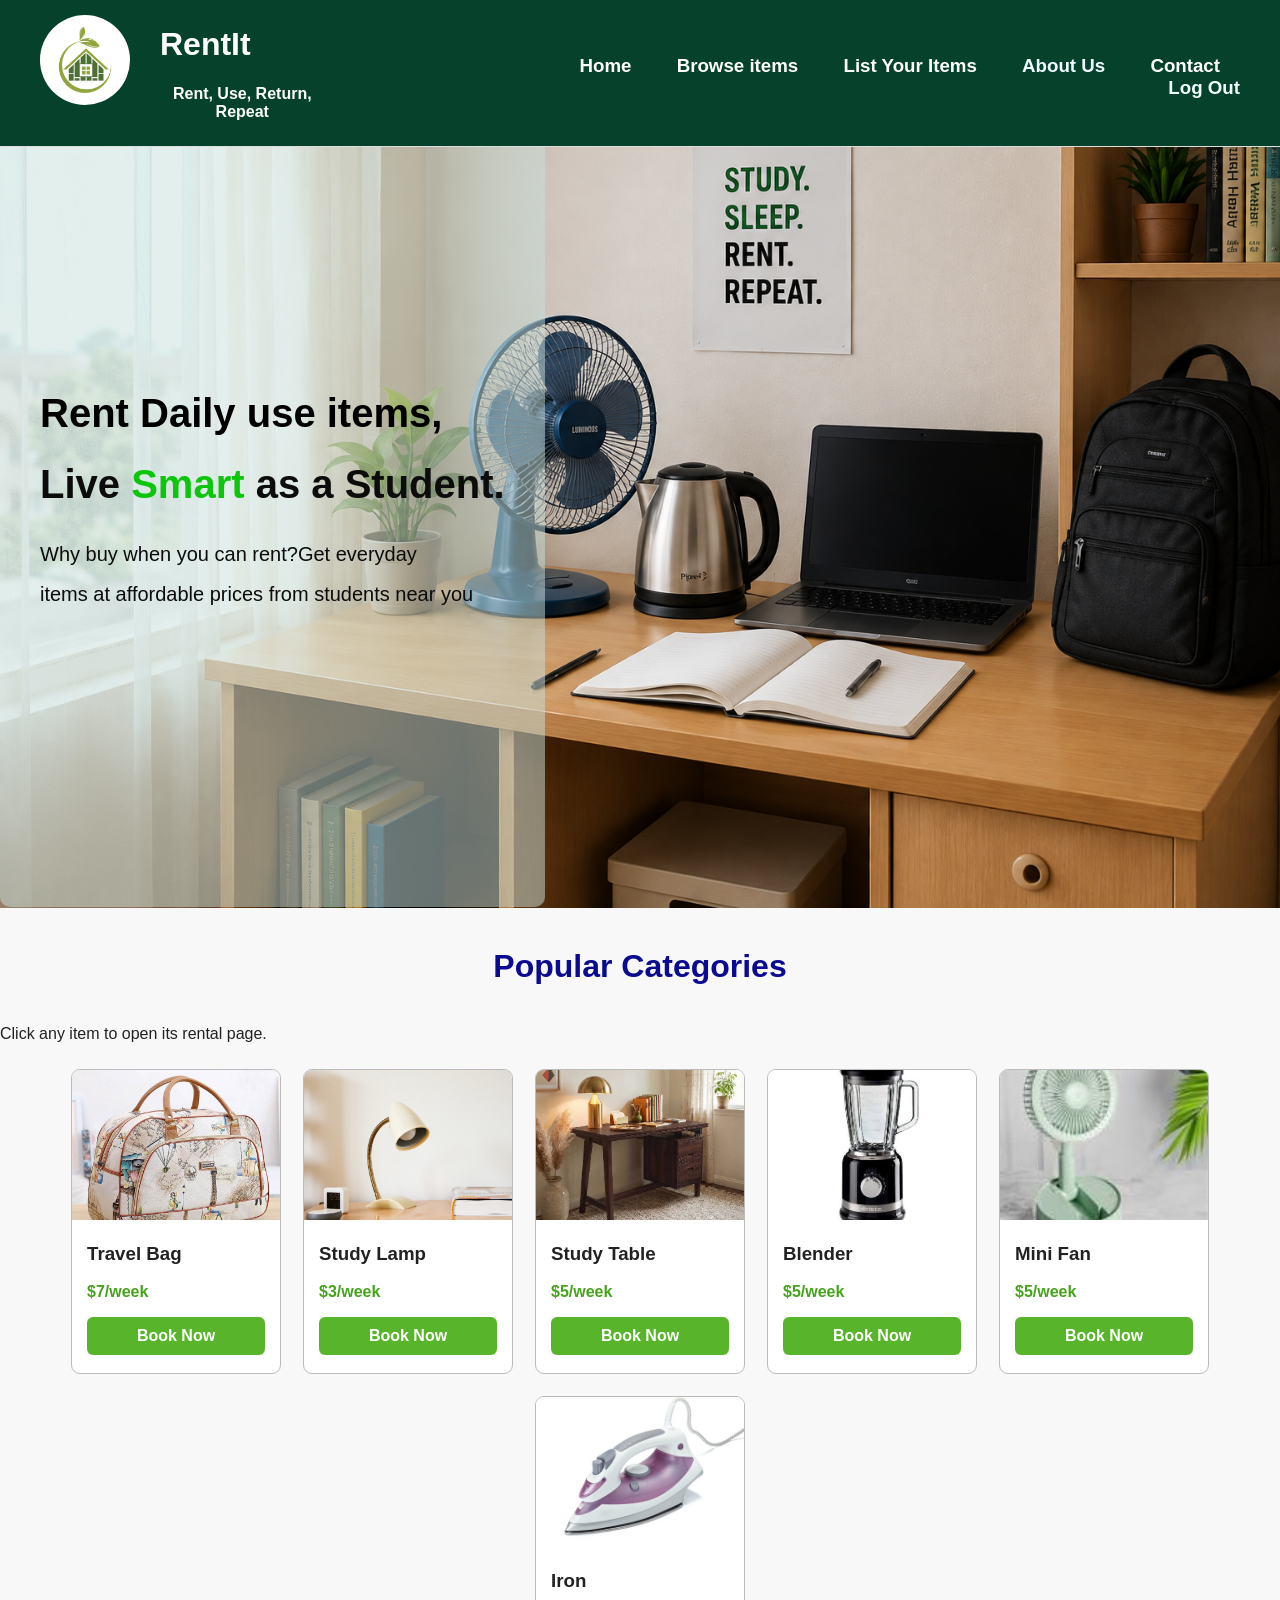
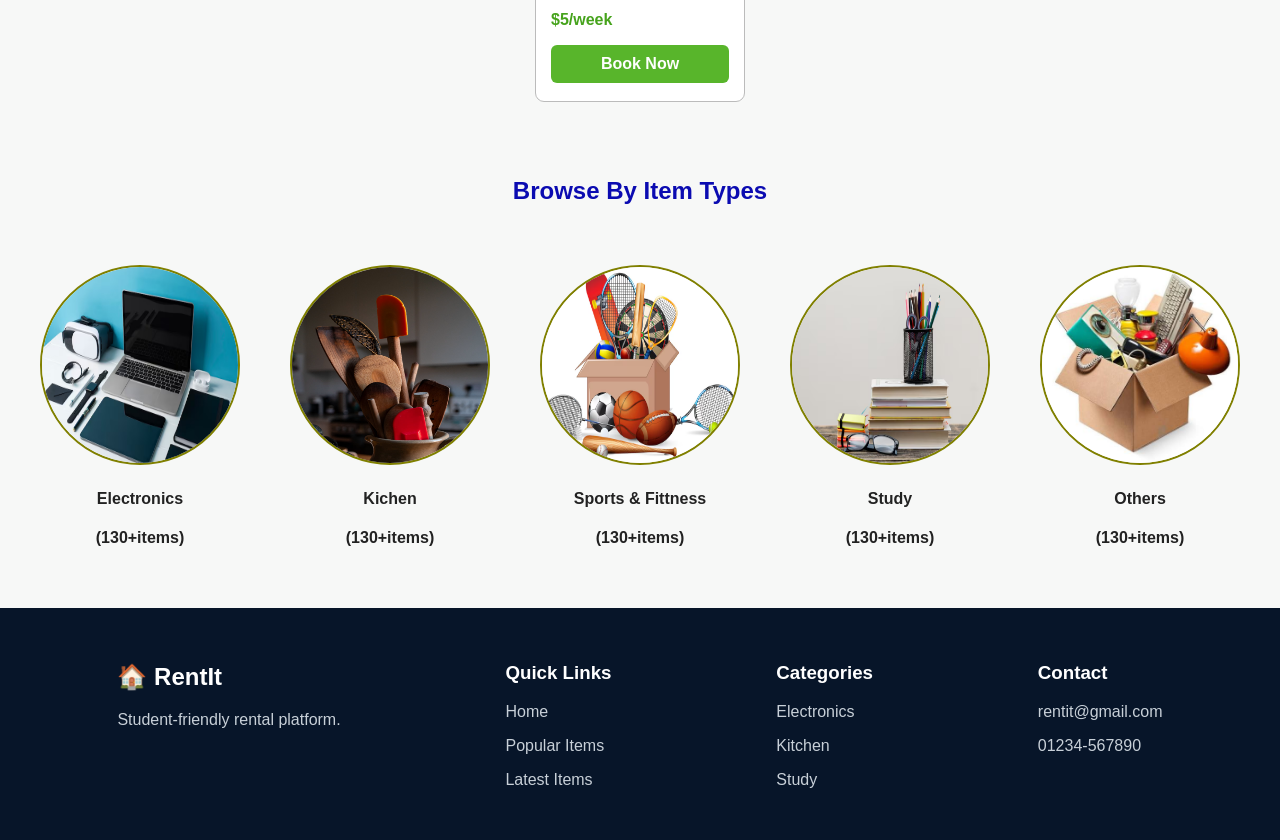
<file: index.html>
<!DOCTYPE html>
<html>
<head>
    <meta charset="UTF-8">
    <meta name="viewport" content="width=device-width, initial-scale=1.0">
    <title>RentIt</title>
    <link rel="stylesheet" href="main.css">
</head>

<header style=" background-color: rgb(6, 66, 43); padding: 5px 40px 4px 40px; display: flex;position: fixed;z-index: 1000; width: 100%;">
    <div style="display: flex; justify-content: left; gap: 30px;">
        <img style="width: 90px; height: 90px;margin-top: 10px; border-radius: 50%;" src="./91212c401d5100aabd877c7624090c16.jpg">
        <div ><h1 style=" color:white;">RentIt</h1>
       <h4 style= "color: white;margin-top: 5px;">Rent, Use, Return, Repeat</h4></div>
    
    <div style="text-align: right;"><h3 style="text-align: right;; color:white;margin-top:50px;">
        <a style="padding: 20px;">Home</a>
        <a style="padding: 20px;">Browse items</a>
        <a  style="padding: 20px;">List Your Items</a>
        <a style="padding: 20px;color: azure;text-decoration: none" href="./about.html">About Us</a>
        <a  style="padding: 20px;">Contact</a>
        <a style="padding-left: 300px;color: azure;text-decoration: none;" href="./login.html">Log Out</a>
    </h3>
    </div>
    </div>
</header>
<br><br><br><br><br><br>

<body >
    <div  class="backimg">
    <div class= "content" ><h1 style="color:black;font-size: 40px;">Rent Daily use items,</h1><h1 style="font-size: 40px;">Live <span style="color:rgb(12, 197, 12);">Smart</span> as a Student.</h1>
    <p style="font-size: 20px ;line-height: 2;">Why buy when you can rent?Get everyday <br>items at affordable prices from students near you</p><br>
    </div>
</div>
</div>



<h1 class="title" id="popular">Popular Categories</h1>

<p class="center">
    Click any item to open its rental page.
</p>

<div class="cards">

    <div class="card">
        <a href="bag.html">
            <img src="./bag.jpg">
            <h3>Travel Bag</h3>
            <p class="price">$7/week</p>
            <div class="book">Book Now</div>
        </a>
    </div>

    <div class="card">
        <a href="lamp.html">
            <img src="./lamp.jpg">
            <h3>Study Lamp</h3>
            <p class="price">$3/week</p>
            <div class="book">Book Now</div>
        </a>
    </div>

    <div class="card">
        <a href="table.html">
            <img src="./table.jpg">
            <h3>Study Table</h3>
            <p class="price">$5/week</p>
            <div class="book">Book Now</div>
        </a>
    </div>

    <div class="card">
        <a href="blender.html">
            <img src="./blender.jpg">
            <h3>Blender</h3>
            <p class="price">$5/week</p>
            <div class="book" >Book Now</div>
        </a>
    </div>

    <div class="card">
        <a href="fan.html">
            <img src="./fan.jpg">
            <h3>Mini Fan</h3>
            <p class="price">$5/week</p>
            <div class="book">Book Now</div>
        </a>
    </div>

    <div class="card">
        <a href="iron.html">
            <img src="./iron.jpg">
            <h3>Iron</h3>
            <p class="price">$5/week</p>
            <div class="book">Book Now</div>
        </a>
    </div>

</div>

<h2 style="text-align: center; color: rgb(11, 11, 177);">
    Browse By Item Types
</h2>
<div id="food">
    <div>
        <img style="width: 200px; height: 200px; border-radius: 50%; border: 2px solid olive;" src="./electronics.jpg" alt="">
        <h4>Electronics</h4><h4>(130+items)</h4>
    </div>
    <div>
        <img style="width: 200px; height: 200px; border-radius: 50%; border: 2px solid olive;" src="./Kichen.jpg" alt="">
        <h4> Kichen</h4><h4>(130+items)</h4>
    </div>
    <div>
        <img style="width: 200px; height: 200px; border-radius: 50%; border: 2px solid olive;" src="./sports.jpg" alt="">
        <h4>Sports & Fittness</h4><h4>(130+items)</h4>
    </div>
    <div>
        <img style="width: 200px; height: 200px; border-radius: 50%; border: 2px solid olive;" src="./study.jpg" alt="">
        <h4>Study</h4><h4>(130+items)</h4>
    </div>
    <div>
        <img style="width: 200px; height: 200px; border-radius: 50%; border: 2px solid olive;" src="./others.jpg" alt="">
        <h4>Others</h4><h4>(130+items)</h4>
    </div>
</div>


<footer>

    <div>
        <h2>🏠 RentIt</h2>
        <p>Student-friendly rental platform.</p>
    </div>

    <div>
        <h3>Quick Links</h3>
        <p>Home</p>
        <p>Popular Items</p>
        <p>Latest Items</p>
    </div>

    <div>
        <h3>Categories</h3>
        <p>Electronics</p>
        <p>Kitchen</p>
        <p>Study</p>
    </div>

    <div>
        <h3>Contact</h3>
        <p>rentit@gmail.com</p>
        <p>01234-567890</p>
    </div>

</footer>

</body>
</html>
</file>
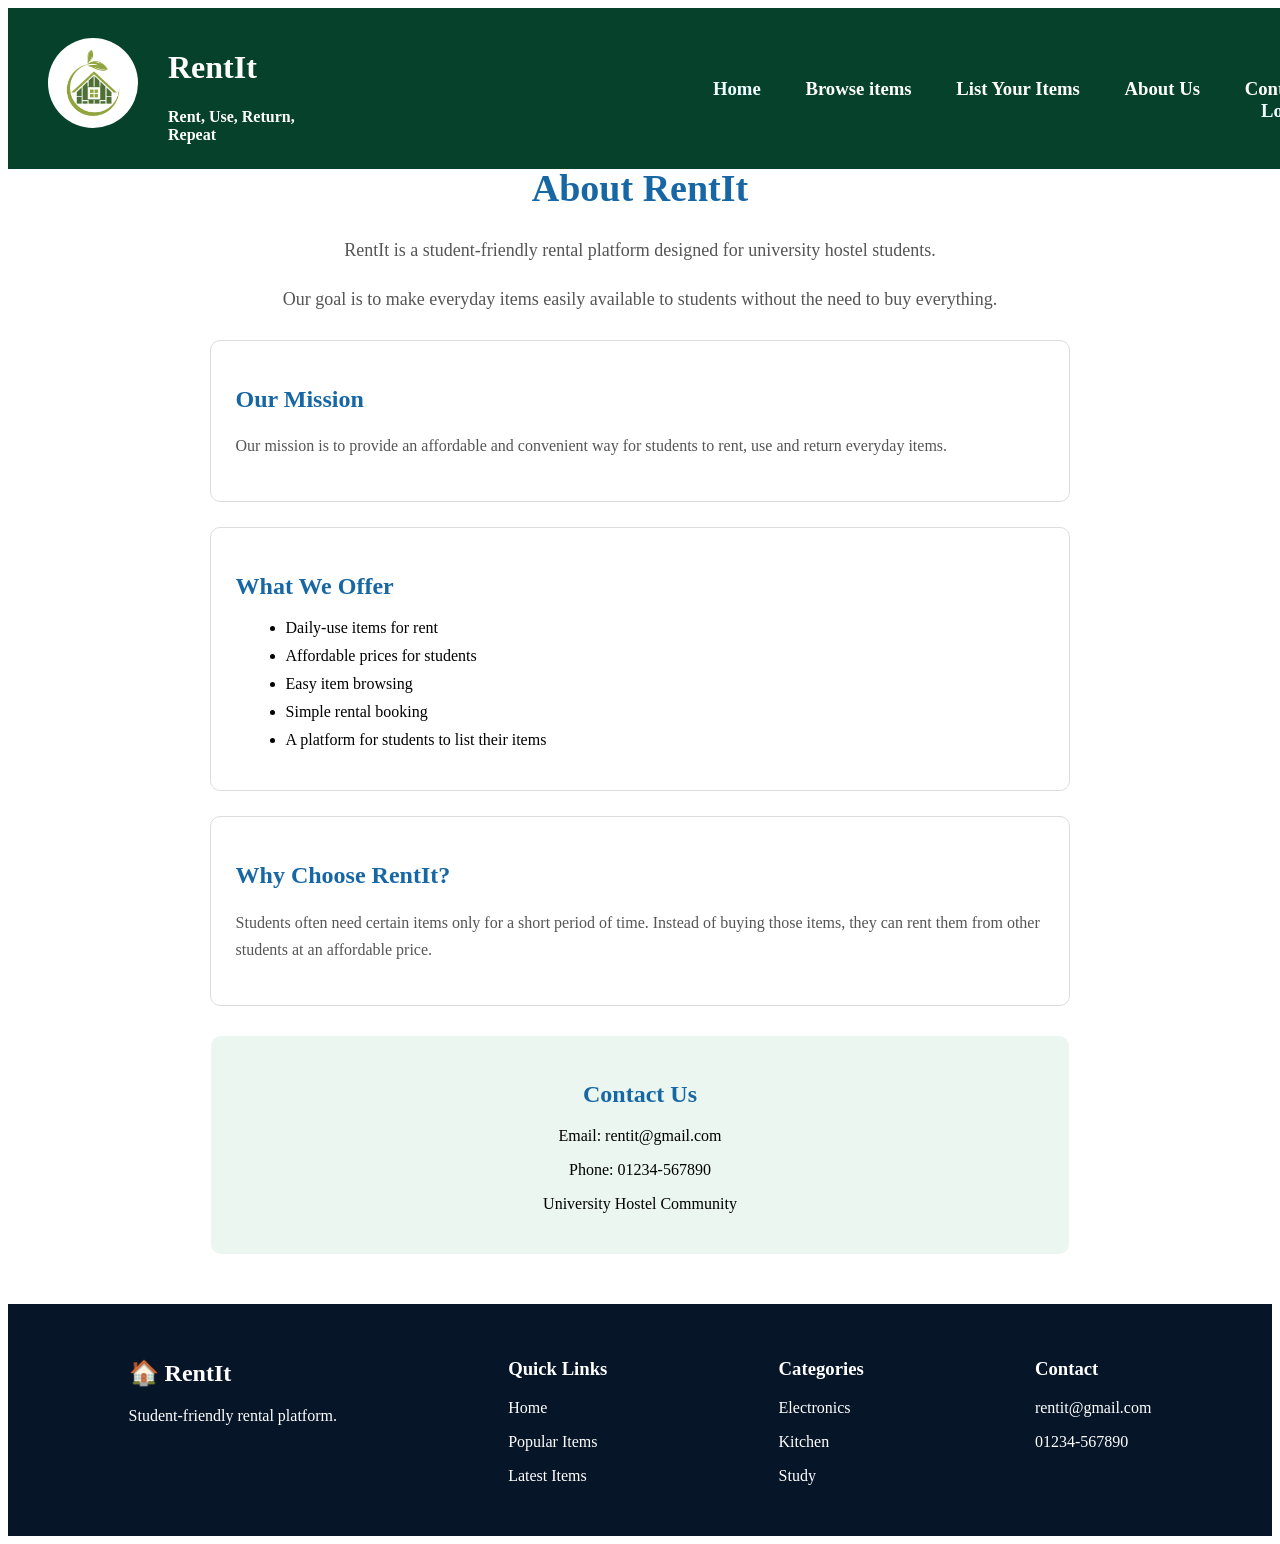
<file: about.html>
<!DOCTYPE html>
<html>
<head>

    <meta charset="UTF-8">

    <meta name="viewport"
          content="width=device-width, initial-scale=1.0">

    <title>About Us - RentIt</title>

    <link rel="stylesheet" href="about.css">

</head>
<header style=" background-color: rgb(6, 66, 43); padding: 20px 40px 4px 40px; width: 100%;display: flex;position: fixed;z-index: 1000">
    <div style="display: flex; justify-content: left; gap: 30px;">
        <img style="width: 90px; height: 90px;margin-top: 10px; border-radius: 50%;" src="./91212c401d5100aabd877c7624090c16.jpg">
        <div ><h1 style=" color:white;">RentIt</h1>
       <h4 style= "color: white;margin-top: 5px;">Rent, Use, Return, Repeat</h4></div>
    
    <div style="text-align: right;"><h3 style="text-align: right;; color:white;margin-top:50px;">
        <a style="padding: 20px;color: azure;text-decoration: none;" href="./index.html">Home</a>
        <a style="padding: 20px">Browse items</a>
        <a style="padding: 20px">List Your Items</a>
         <a style="padding: 20px">About Us</a>
        <a style="padding: 20px">Contact</a>
        <a  style="padding-left: 300px;color: azure;text-decoration: none;" href="./login.html">Log Out</a>
    </h3>
    </div>
    </div>
</header>
<br><br><br><br><br><br>


<body>
<div class="about">

    <h1>About RentIt</h1>

    <p>
        RentIt is a student-friendly rental platform
        designed for university hostel students.
    </p>

    <p>
        Our goal is to make everyday items easily
        available to students without the need to buy
        everything.
    </p>

    <div class="about-box">

        <h2>Our Mission</h2>

        <p>
            Our mission is to provide an affordable and
            convenient way for students to rent, use and
            return everyday items.
        </p>

    </div>
    <div class="about-box">

        <h2>What We Offer</h2>

        <ul>

            <li>Daily-use items for rent</li>

            <li>Affordable prices for students</li>

            <li>Easy item browsing</li>

            <li>Simple rental booking</li>

            <li>A platform for students to list their items</li>

        </ul>

    </div>
    <div class="about-box">

        <h2>Why Choose RentIt?</h2>

        <p>
            Students often need certain items only for a
            short period of time. Instead of buying those
            items, they can rent them from other students
            at an affordable price.
        </p>

    </div>

    <div class="contact-box">

        <h2>Contact Us</h2>

        <p>Email: rentit@gmail.com</p>

        <p>Phone: 01234-567890</p>

        <p>University Hostel Community</p>

    </div>

</div>

<footer>

    <div>
        <h2>🏠 RentIt</h2>
        <p>Student-friendly rental platform.</p>
    </div>

    <div>
        <h3>Quick Links</h3>
        <p>Home</p>
        <p>Popular Items</p>
        <p>Latest Items</p>
    </div>

    <div>
        <h3>Categories</h3>
        <p>Electronics</p>
        <p>Kitchen</p>
        <p>Study</p>
    </div>

    <div>
        <h3>Contact</h3>
        <p>rentit@gmail.com</p>
        <p>01234-567890</p>
    </div>

</footer>
</body>

</html>
</file>
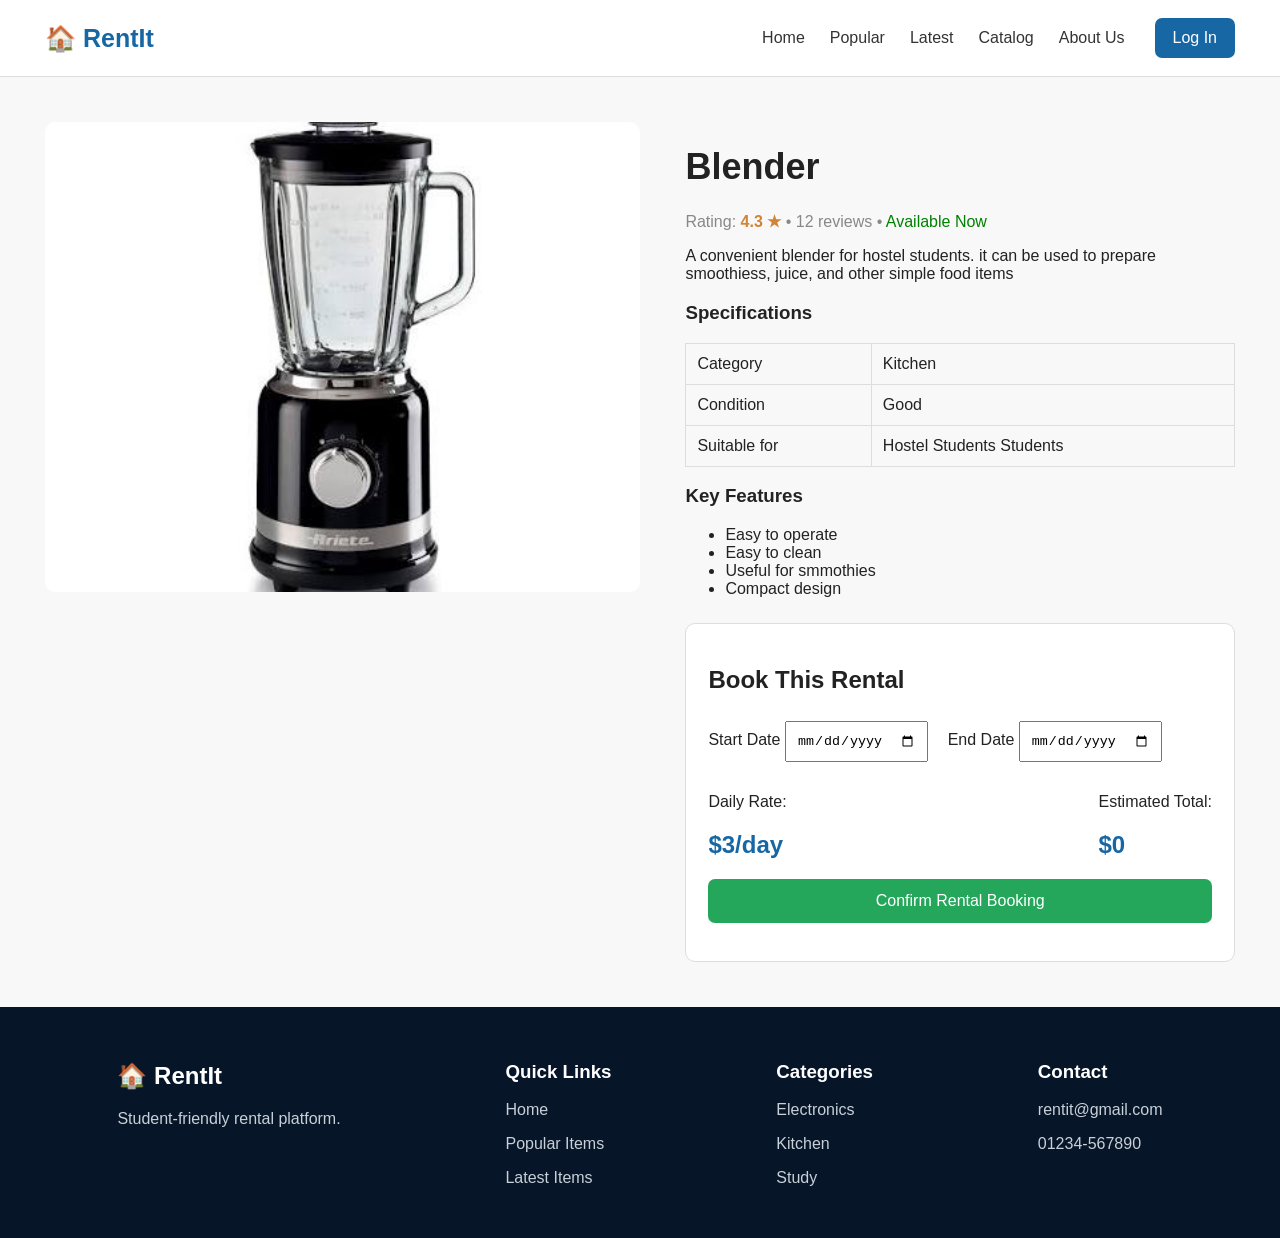
<file: blender.html>
<!DOCTYPE html>
<html>

<head>
    <title>Travel Bag - RentIt</title>
    <link rel="stylesheet" href="main.css">
</head>

<body>

<header>

    <div class="logo">🏠 RentIt</div>

    <nav>
        <a href="index.html">Home</a>
        <a href="index.html">Popular</a>
        <a href="index.html">Latest</a>
        <a href="index.html">Catalog</a>
        <a href="index.html">About Us</a>
    </nav>

    <a class="login" href="#">Log In</a>

</header>


<div class="item">
    <div class="photo">
        <img src="./blender.jpg">
    </div>
    <div class="details">

        <h1>Blender</h1>

        <p class="rating">
            Rating: <b>4.3 ★</b>
            • 12 reviews •
            <span class="available">Available Now</span>
        </p>

        <p>
            A convenient blender for hostel students. it can be used to
            prepare smoothiess, juice, and other simple food items

        </p>


        <h3>Specifications</h3>

        <table class="spec">

            <tr>
                <td>Category</td>
                <td>Kitchen</td>
            </tr>

            <tr>
                <td>Condition</td>
                <td>Good</td>
            </tr>

            <tr>
                <td>Suitable for</td>
                <td>Hostel Students Students</td>
            </tr>

        </table>


        <h3>Key Features</h3>

        <ul>
            <li>Easy to operate</li>
            <li>Easy to clean</li>
            <li>Useful for smmothies</li>
            <li>Compact design</li>
        </ul>


        <!-- Booking Form -->

        <div class="booking">

            <h2>Book This Rental</h2>

            <label>Start Date</label>
            <input type="date" id="startDate">

            <label>End Date</label>
            <input type="date" id="endDate">


            <div class="pricebox">

                <div>
                    <p>Daily Rate:</p>
                    <h2>$3/day</h2>
                </div>

                <div>
                    <p>Estimated Total:</p>
                    <h2 id="total">$0</h2>
                </div>

            </div>
            <input type="hidden" id="dailyPrice" value="7">


            <button onclick="confirmBooking()">
                Confirm Rental Booking
            </button>


            <p id="message"></p>

        </div>

    </div>

</div>


<footer>

    <div>
        <h2>🏠 RentIt</h2>
        <p>Student-friendly rental platform.</p>
    </div>

    <div>
        <h3>Quick Links</h3>
        <p>Home</p>
        <p>Popular Items</p>
        <p>Latest Items</p>
    </div>

    <div>
        <h3>Categories</h3>
        <p>Electronics</p>
        <p>Kitchen</p>
        <p>Study</p>
    </div>

    <div>
        <h3>Contact</h3>
        <p>rentit@gmail.com</p>
        <p>01234-567890</p>
    </div>

</footer>


<script src="main.js"></script>

</body>
</html>
</file>
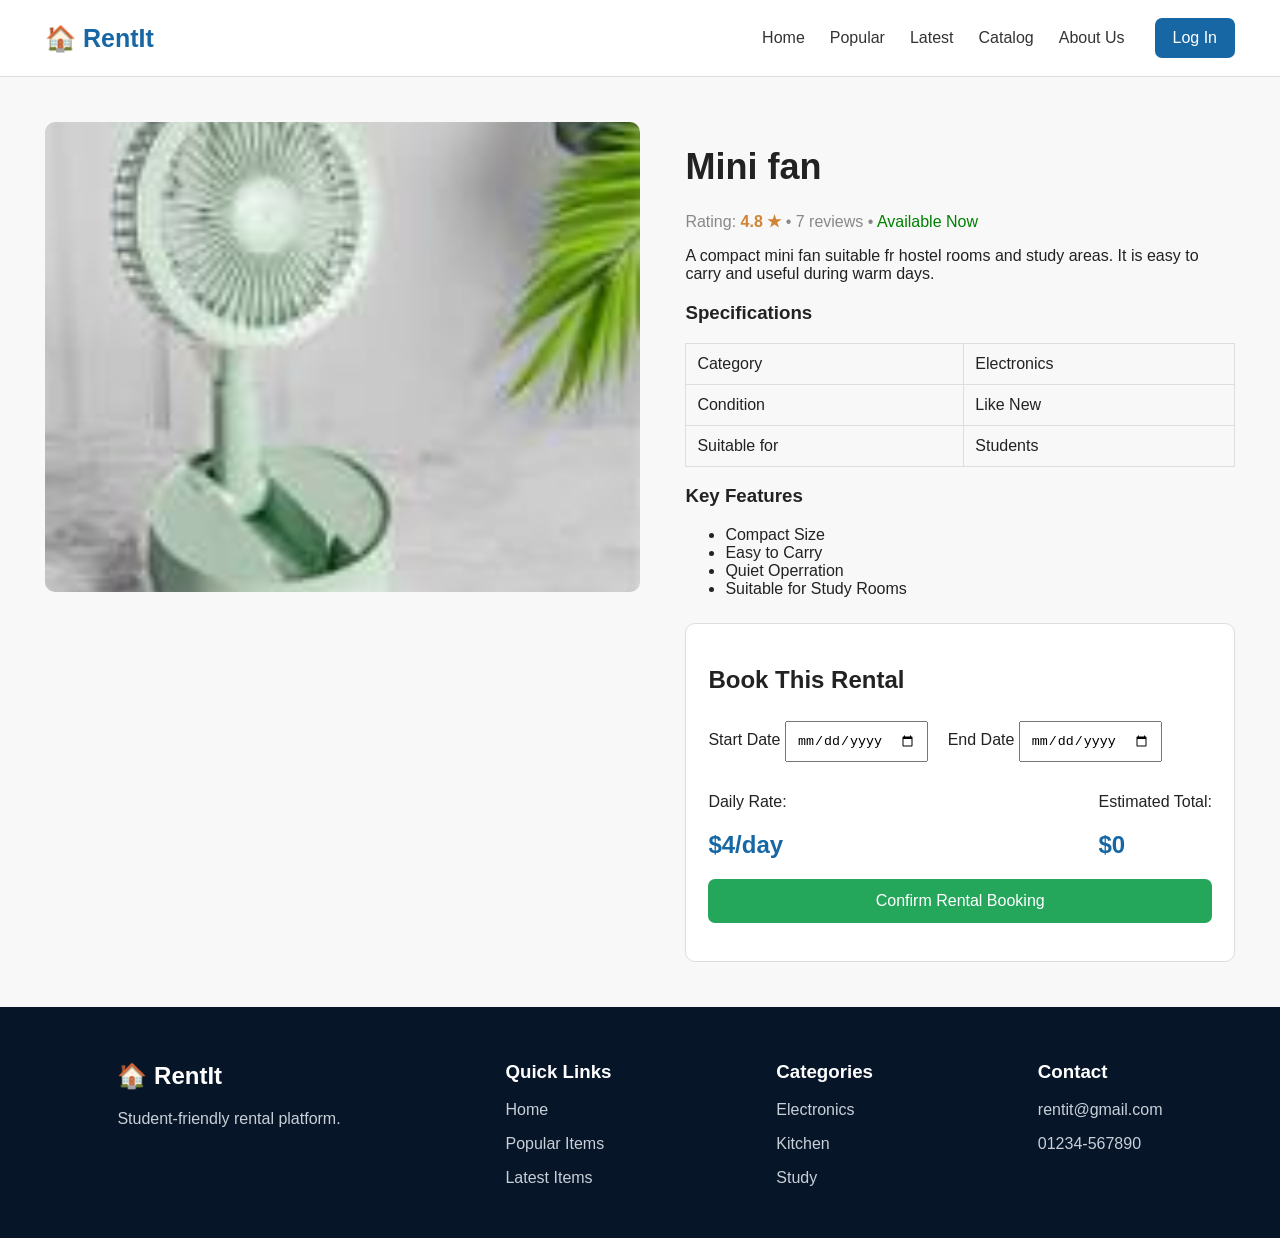
<file: fan.html>
<!DOCTYPE html>
<html>

<head>
    <title>Travel Bag - RentIt</title>
    <link rel="stylesheet" href="main.css">
</head>

<body>

<header>

    <div class="logo">🏠 RentIt</div>

    <nav>
        <a href="index.html">Home</a>
        <a href="index.html">Popular</a>
        <a href="index.html">Latest</a>
        <a href="index.html">Catalog</a>
        <a href="index.html">About Us</a>
    </nav>

    <a class="login" href="#">Log In</a>

</header>


<div class="item">
    <div class="photo">
        <img src="./fan.jpg">
    </div>

    <div class="details">

        <h1>Mini fan</h1>

        <p class="rating">
            Rating: <b>4.8 ★</b>
            • 7 reviews •
            <span class="available">Available Now</span>
        </p>

        <p>
           A compact mini fan suitable fr hostel rooms and study areas. 
           It is easy to carry and useful during warm days.
        </p>


        <h3>Specifications</h3>

        <table class="spec">

            <tr>
                <td>Category</td>
                <td>Electronics</td>
            </tr>

            <tr>
                <td>Condition</td>
                <td>Like New</td>
            </tr>

            <tr>
                <td>Suitable for</td>
                <td>Students</td>
            </tr>

        </table>


        <h3>Key Features</h3>

        <ul>
            <li>Compact Size</li>
            <li>Easy to Carry</li>
            <li>Quiet Operration</li>
            <li>Suitable for Study Rooms</li>
        </ul>
        <div class="booking">

            <h2>Book This Rental</h2>

            <label>Start Date</label>
            <input type="date" id="startDate">

            <label>End Date</label>
            <input type="date" id="endDate">


            <div class="pricebox">

                <div>
                    <p>Daily Rate:</p>
                    <h2>$4/day</h2>
                </div>

                <div>
                    <p>Estimated Total:</p>
                    <h2 id="total">$0</h2>
                </div>

            </div>
            <input type="hidden" id="dailyPrice" value="7">


            <button onclick="confirmBooking()">
                Confirm Rental Booking
            </button>


            <p id="message"></p>

        </div>

    </div>

</div>


<footer>

    <div>
        <h2>🏠 RentIt</h2>
        <p>Student-friendly rental platform.</p>
    </div>

    <div>
        <h3>Quick Links</h3>
        <p>Home</p>
        <p>Popular Items</p>
        <p>Latest Items</p>
    </div>

    <div>
        <h3>Categories</h3>
        <p>Electronics</p>
        <p>Kitchen</p>
        <p>Study</p>
    </div>

    <div>
        <h3>Contact</h3>
        <p>rentit@gmail.com</p>
        <p>01234-567890</p>
    </div>

</footer>


<script src="main.js"></script>

</body>
</html>
</file>
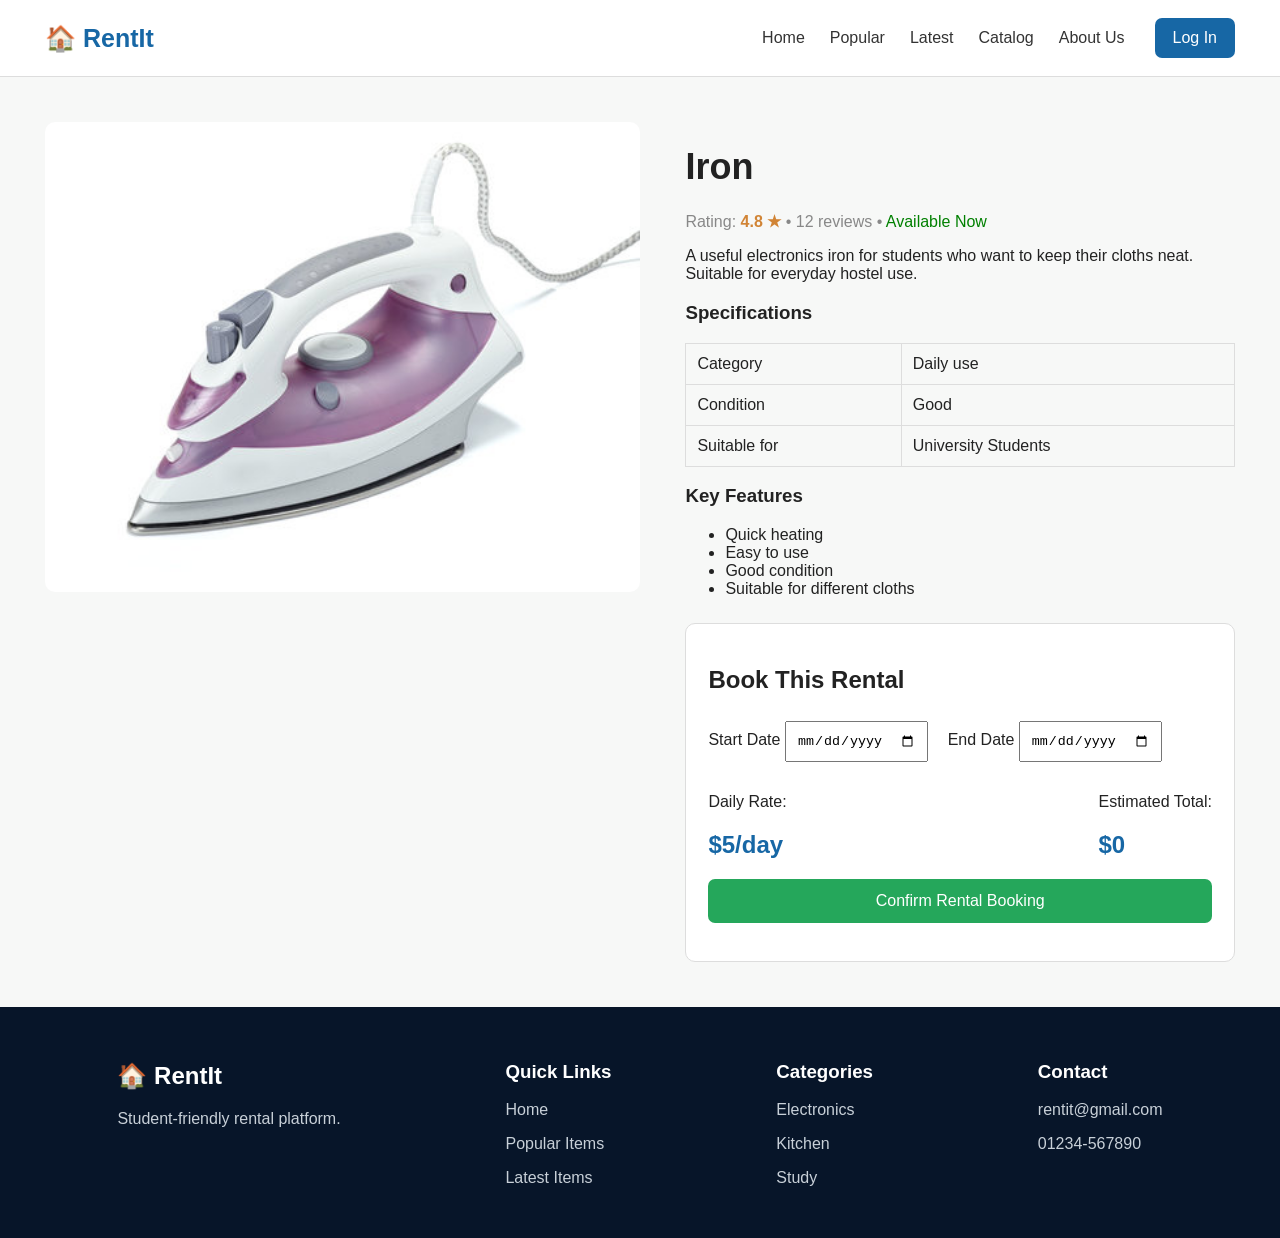
<file: iron.html>
<!DOCTYPE html>
<html>

<head>
    <title>Travel Bag - RentIt</title>
    <link rel="stylesheet" href="main.css">
</head>

<body>

<header>

    <div class="logo">🏠 RentIt</div>

    <nav>
        <a href="index.html">Home</a>
        <a href="index.html">Popular</a>
        <a href="index.html">Latest</a>
        <a href="index.html">Catalog</a>
        <a href="index.html">About Us</a>
    </nav>

    <a class="login" href="#">Log In</a>

</header>


<div class="item">
    <div class="photo">
        <img src="./iron.jpg">
    </div>
    <div class="details">

        <h1>Iron</h1>

        <p class="rating">
            Rating: <b>4.8 ★</b>
            • 12 reviews •
            <span class="available">Available Now</span>
        </p>

        <p>
            A useful electronics iron for students who want to keep 
            their cloths neat. Suitable for everyday hostel use.
        </p>


        <h3>Specifications</h3>

        <table class="spec">

            <tr>
                <td>Category</td>
                <td>Daily use</td>
            </tr>

            <tr>
                <td>Condition</td>
                <td>Good</td>
            </tr>

            <tr>
                <td>Suitable for</td>
                <td>University Students</td>
            </tr>

        </table>


        <h3>Key Features</h3>

        <ul>
            <li>Quick heating</li>
            <li>Easy to use</li>
            <li>Good condition</li>
            <li>Suitable for different cloths</li>
        </ul>
        <div class="booking">

            <h2>Book This Rental</h2>

            <label>Start Date</label>
            <input type="date" id="startDate">

            <label>End Date</label>
            <input type="date" id="endDate">


            <div class="pricebox">

                <div>
                    <p>Daily Rate:</p>
                    <h2>$5/day</h2>
                </div>

                <div>
                    <p>Estimated Total:</p>
                    <h2 id="total">$0</h2>
                </div>

            </div>


            <!-- Hidden price for JavaScript -->
            <input type="hidden" id="dailyPrice" value="7">


            <button onclick="confirmBooking()">
                Confirm Rental Booking
            </button>


            <p id="message"></p>

        </div>

    </div>

</div>


<footer>

    <div>
        <h2>🏠 RentIt</h2>
        <p>Student-friendly rental platform.</p>
    </div>

    <div>
        <h3>Quick Links</h3>
        <p>Home</p>
        <p>Popular Items</p>
        <p>Latest Items</p>
    </div>

    <div>
        <h3>Categories</h3>
        <p>Electronics</p>
        <p>Kitchen</p>
        <p>Study</p>
    </div>

    <div>
        <h3>Contact</h3>
        <p>rentit@gmail.com</p>
        <p>01234-567890</p>
    </div>

</footer>


<script src="main.js"></script>

</body>
</html>
</file>
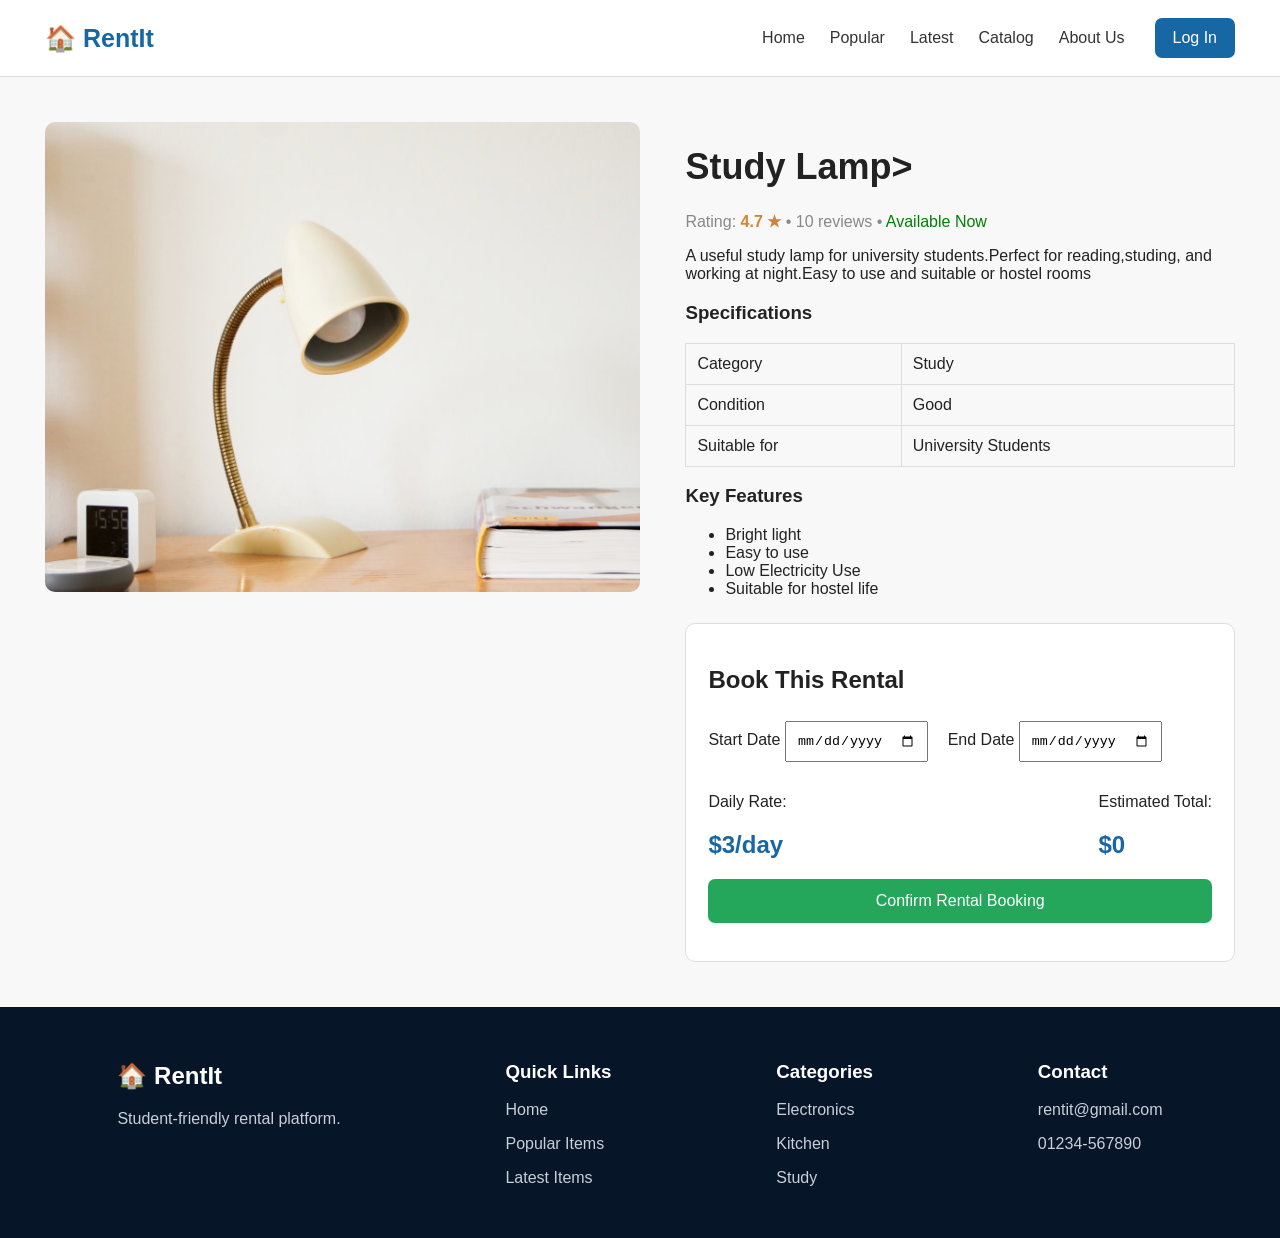
<file: lamp.html>
<!DOCTYPE html>
<html>

<head>
    <title>Travel Bag - RentIt</title>
    <link rel="stylesheet" href="main.css">
</head>

<body>

<header>

    <div class="logo">🏠 RentIt</div>

    <nav>
        <a href="index.html">Home</a>
        <a href="index.html">Popular</a>
        <a href="index.html">Latest</a>
        <a href="index.html">Catalog</a>
        <a href="index.html">About Us</a>
    </nav>

    <a class="login" href="#">Log In</a>

</header>


<div class="item">
    <div class="photo">
        <img src="./lamp.jpg">
    </div>
    <div class="details">

        <h1>Study Lamp></h1>

        <p class="rating">
            Rating: <b>4.7 ★</b>
            • 10 reviews •
            <span class="available">Available Now</span>
        </p>

        <p>
            A useful study lamp for university students.Perfect for 
            reading,studing, and working at night.Easy to use and 
            suitable or hostel rooms
        </p>

        <h3>Specifications</h3>

        <table class="spec">

            <tr>
                <td>Category</td>
                <td>Study</td>
            </tr>

            <tr>
                <td>Condition</td>
                <td>Good</td>
            </tr>

            <tr>
                <td>Suitable for</td>
                <td>University Students</td>
            </tr>

        </table>


        <h3>Key Features</h3>

        <ul>
            <li>Bright light</li>
            <li>Easy to use</li>
            <li>Low Electricity Use</li>
            <li>Suitable for hostel life</li>
        </ul>
        <div class="booking">

            <h2>Book This Rental</h2>

            <label>Start Date</label>
            <input type="date" id="startDate">

            <label>End Date</label>
            <input type="date" id="endDate">


            <div class="pricebox">

                <div>
                    <p>Daily Rate:</p>
                    <h2>$3/day</h2>
                </div>

                <div>
                    <p>Estimated Total:</p>
                    <h2 id="total">$0</h2>
                </div>

            </div>
            <input type="hidden" id="dailyPrice" value="7">


            <button onclick="confirmBooking()">
                Confirm Rental Booking
            </button>


            <p id="message"></p>

        </div>

    </div>

</div>


<footer>

    <div>
        <h2>🏠 RentIt</h2>
        <p>Student-friendly rental platform.</p>
    </div>

    <div>
        <h3>Quick Links</h3>
        <p>Home</p>
        <p>Popular Items</p>
        <p>Latest Items</p>
    </div>

    <div>
        <h3>Categories</h3>
        <p>Electronics</p>
        <p>Kitchen</p>
        <p>Study</p>
    </div>

    <div>
        <h3>Contact</h3>
        <p>rentit@gmail.com</p>
        <p>01234-567890</p>
    </div>

</footer>


<script src="main.js"></script>

</body>
</html>
</file>
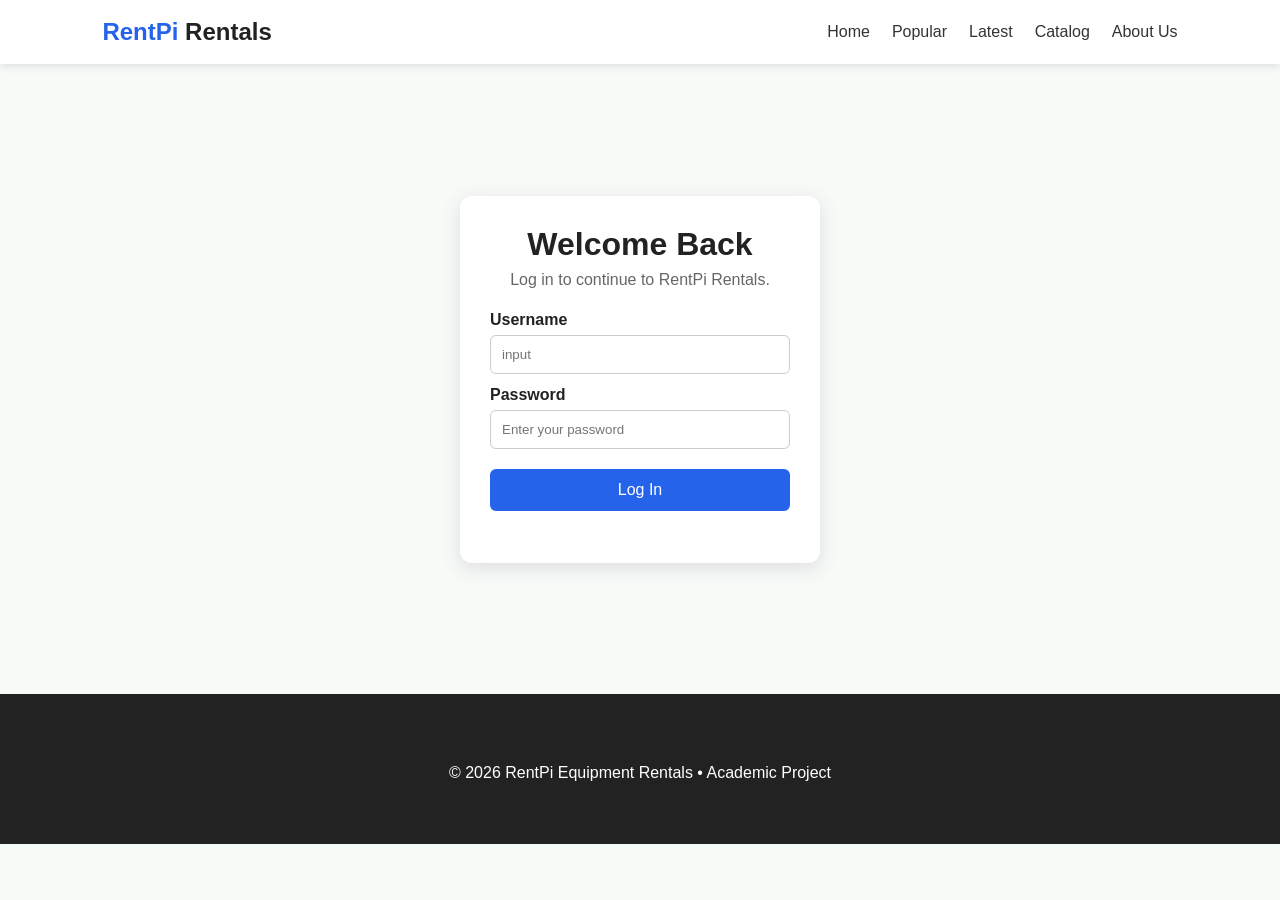
<file: login.html>
<!DOCTYPE html>
<html lang="en">
<head>
  <meta charset="UTF-8">
  <meta name="viewport" content="width=device-width, initial-scale=1.0">
  <title>Login | RentPi</title>
  <link  rel="stylesheet" href="login.css">
</head>
<body>

  <nav class="navbar">
    <a href="index.html" class="logo">RentPi <span>Rentals</span></a>
    <div class="nav-links">
      <a href="">Home</a>
      <a href="">Popular</a>
      <a href="">Latest</a>
      <a href="">Catalog</a>
      <a href="about.html">About Us</a>
    </div>
  </nav>

  <main class="login-area">
    <div class="login-card">
      <h1>Welcome Back</h1>
      <p>Log in to continue to RentPi Rentals.</p>

      <form id="loginForm">
        <label for="username">Username</label>
        <input type="password" id="username" placeholder="input" required>

        <label for="password">Password</label>
        <input type="password" id="password" placeholder="Enter your password" required>

        <button type = "submit">Log In</button>
      </form>

      <p id="output"></p>
    </div>
  </main>

  <footer>
    <p style ="padding-top: 70px;padding-bottom: 30px;">© 2026 RentPi Equipment Rentals • Academic Project</p>
  </footer>

  <script src="login.js"></script>
</body>
</html>
</file>
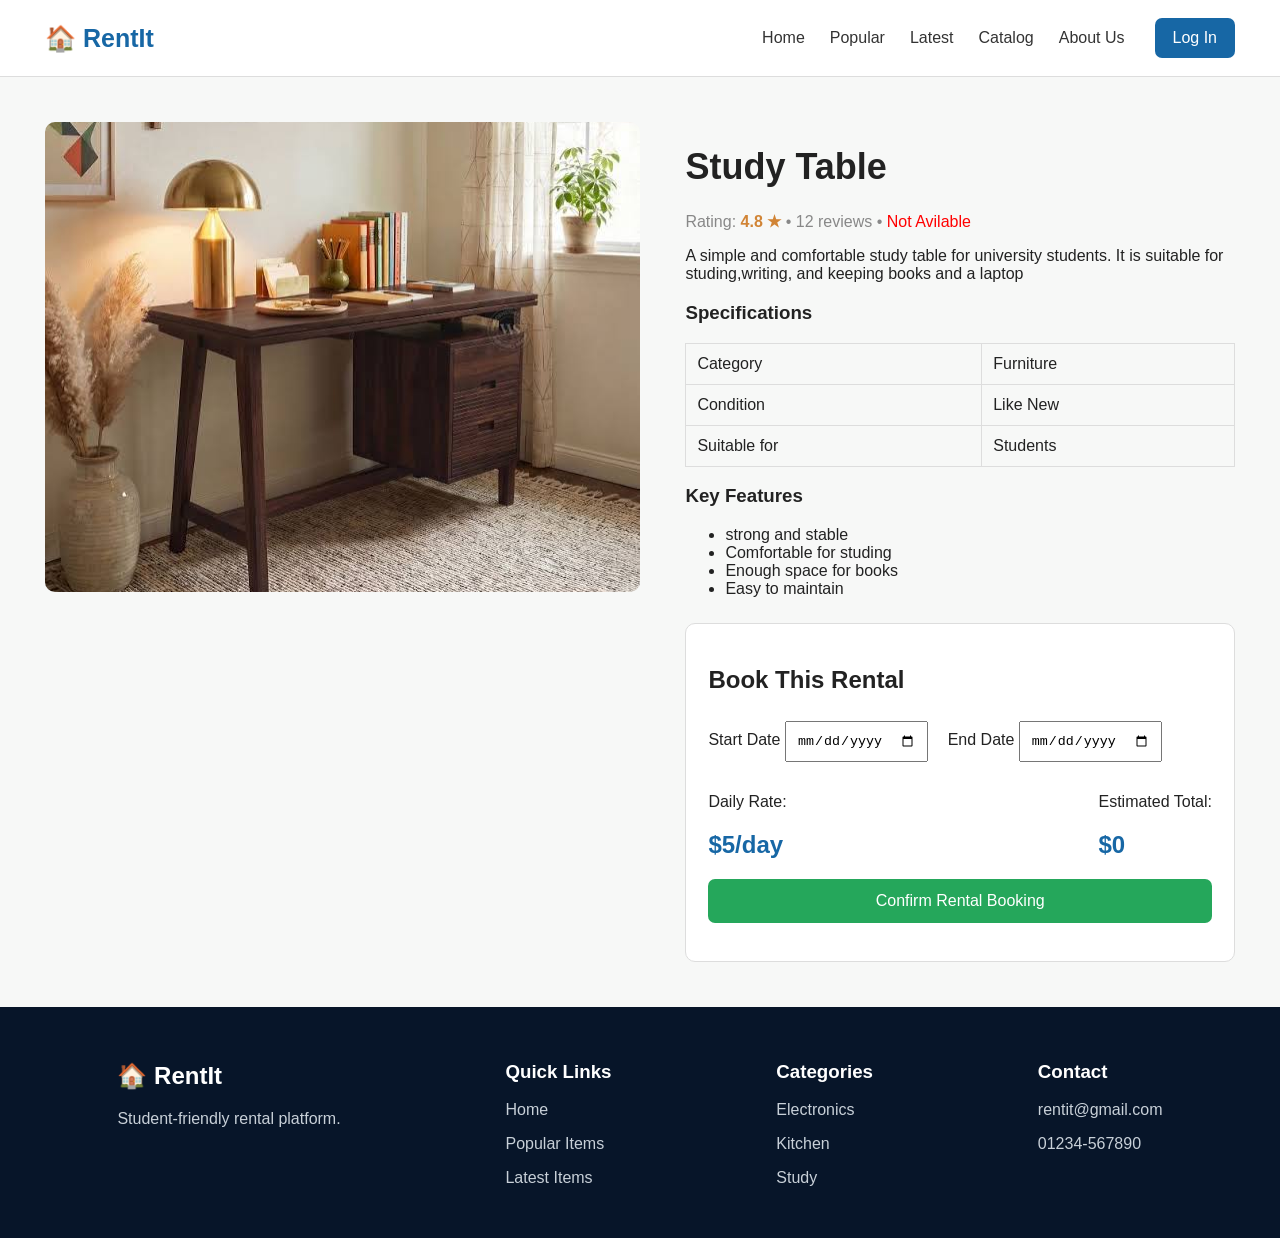
<file: table.html>
<!DOCTYPE html>
<html>

<head>
    <title>Travel Bag - RentIt</title>
    <link rel="stylesheet" href="main.css">
</head>

<body>

<header>

    <div class="logo">🏠 RentIt</div>

    <nav>
        <a href="index.html">Home</a>
        <a href="index.html">Popular</a>
        <a href="index.html">Latest</a>
        <a href="index.html">Catalog</a>
        <a href="index.html">About Us</a>
    </nav>

    <a class="login" href="#">Log In</a>

</header>


<div class="item">

    <div class="photo">
        <img src="./table.jpg">
    </div>

    <div class="details">

        <h1>Study Table</h1>

        <p class="rating">
            Rating: <b>4.8 ★</b>
            • 12 reviews •
            <span style="color: red;">Not Avilable</span>
        </p>

        <p>
            A simple and comfortable study table for university
             students. It is suitable for studing,writing, and 
             keeping books and a laptop
        </p>


        <h3>Specifications</h3>

        <table class="spec">

            <tr>
                <td>Category</td>
                <td>Furniture</td>
            </tr>

            <tr>
                <td>Condition</td>
                <td>Like New</td>
            </tr>

            <tr>
                <td>Suitable for</td>
                <td>Students</td>
            </tr>

        </table>


        <h3>Key Features</h3>

        <ul>
            <li>strong and stable</li>
            <li>Comfortable for studing</li>
            <li>Enough space for books</li>
            <li>Easy to maintain</li>
        </ul>

        <div class="booking">

            <h2>Book This Rental</h2>

            <label>Start Date</label>
            <input type="date" id="startDate">

            <label>End Date</label>
            <input type="date" id="endDate">


            <div class="pricebox">

                <div>
                    <p>Daily Rate:</p>
                    <h2>$5/day</h2>
                </div>

                <div>
                    <p>Estimated Total:</p>
                    <h2 id="total">$0</h2>
                </div>

            </div>

            <input type="hidden" id="dailyPrice" value="7">


            <button onclick="confirmBooking()">
                Confirm Rental Booking
            </button>


            <p id="message"></p>

        </div>

    </div>

</div>


<footer>

    <div>
        <h2>🏠 RentIt</h2>
        <p>Student-friendly rental platform.</p>
    </div>

    <div>
        <h3>Quick Links</h3>
        <p>Home</p>
        <p>Popular Items</p>
        <p>Latest Items</p>
    </div>

    <div>
        <h3>Categories</h3>
        <p>Electronics</p>
        <p>Kitchen</p>
        <p>Study</p>
    </div>

    <div>
        <h3>Contact</h3>
        <p>rentit@gmail.com</p>
        <p>01234-567890</p>
    </div>

</footer>


<script src="main.js"></script>

</body>
</html>
</file>
<file: main.css>
* {
    box-sizing: border-box;
}header {
    display: flex;
    align-items: center;
    padding: 18px 45px;
    background-color: white;
    border-bottom: 1px solid #ddd;
}
body {
    margin: 0;
    font-family: Arial;
    background-color: #f7f8f7;
    color: #222;
    
}




.logo {
    font-size: 25px;
    font-weight: bold;
    color: #1767a5;
    margin-right: auto;
}

nav {
    display: flex;
    gap: 25px;
}

nav a {
    text-decoration: none;
    color: #333;
}

nav a:hover {
    color: green;
}

.login {
    margin-left: 30px;
    background-color: #1767a5;
    color: white;
    padding: 11px 18px;
    border-radius: 7px;
    text-decoration: none;
}


/* Home Page */

.title {
    text-align: center;
    color: #0b0b91;
    margin: 40px;
}

#log:hover{
    text-decoration: underline;
    color: red;
}

.cards {
    display: flex;
    justify-content: center;
    gap: 22px;
    flex-wrap: wrap;
    padding: 10px 45px 55px;
}

.card {
    width: 210px;
    background-color: white;
    border: 1px solid #bbb;
    border-radius: 9px;
    overflow: hidden;
}

.card:hover {
    transform: scale(1.03);
}

.card a {
    text-decoration: none;
    color: #222;
}

.card img {
    width: 100%;
    height: 150px;
    object-fit: cover;
}

.card h3,
.card p {
    padding-left: 15px;
}

.price {
    color: #46a31c;
    font-weight: bold;
}

.book {
    margin: 12px 15px 18px;
    padding: 10px;
    text-align: center;
    background-color: #58b52b;
    color: white;
    border-radius: 6px;
    font-weight: bold;
}
.book:hover {
    background-color: #d18435;
}


/* Individual Item Page */

.item {
    display: flex;
    gap: 45px;
    padding: 45px;
}

.photo {
    width: 52%;
}

.photo img {
    width: 100%;
    height: 470px;
    object-fit: cover;
    border-radius: 10px;
}

.details {
    width: 48%;
}

.details h1 {
    font-size: 36px;
}

.rating {
    color: #888;
}

.rating b {
    color: #d18435;
}

.available {
    color: green;
}


/* Table */

.spec {
    width: 100%;
    border-collapse: collapse;
}

.spec td {
    border: 1px solid #ddd;
    padding: 11px;
}


/* Booking */

.booking {
    margin-top: 25px;
    border: 1px solid #ddd;
    background-color: white;
    border-radius: 10px;
    padding: 22px;
}

.booking input {
    padding: 10px;
    margin: 7px 15px 15px 0;
}

.pricebox {
    display: flex;
    justify-content: space-between;
}

.pricebox h2 {
    color: #1767a5;
}

h4{
    text-align: center;
}


button {
    width: 100%;
    padding: 13px;
    border: 0;
    border-radius: 7px;
    background-color: #25a75b;
    color: white;
    font-size: 16px;
    cursor: pointer;
}

button:hover {
    background-color: #087f42;
}

#message {
    color: green;
    font-weight: bold;
    text-align: center;
}

footer {
    display: flex;
    justify-content: space-around;
    background-color: #071529;
    color: white;
    padding: 35px;
}

footer p {
    color: #c8d0d8;
}



#car{
    display: flex;
    gap:0px;
    justify-content: center;
    padding:0px;
    background-color: white;
    margin-top:0px;

}
#food{
    display: flex;
    gap:50px;
    justify-content: center;
    padding: 40px;
}
 
book:hover{
      background-color: #d18435;
}


.backimg{
    margin-top: 0px;
    padding:0;
    height: 800px;
    background-image: url('./brackground.jpg');
    background-size: cover;
    background-position: center;
    display: flex;
    justify-content: left;
    align-items: center;
    color: rgb(12, 12, 12);
    text-align: left;
}

.content {
    background-color: rgba(202, 225, 221, 0.5);
    padding: 255px 40px 255px;
    border-radius: 10px;
    margin-left: 0%;
}
</file>
<file: about.css>
.about {

    width: 80%;

    margin: 50px auto;

    text-align: center;
}

.about h1 {

    color: #1767a5;

    font-size: 38px;
}

.about > p {

    font-size: 18px;

    line-height: 1.7;

    color: #555;

}


.about-box {

    background-color: white;

    margin: 25px auto;

    padding: 25px;

    border-radius: 10px;

    border: 1px solid #ddd;

    text-align: left;

    width: 80%;
}

.about-box:hover {

    box-shadow: 0 2px 8px #ccc;
}

.about-box h2 {

    color: #1767a5;
}

.about-box p {

    line-height: 1.7;

    color: #555;
}

.about-box li {

    margin: 10px;

}



.contact-box {

    background-color: #eaf6ef;

    padding: 25px;

    margin: 30px auto;

    width: 80%;

    border-radius: 10px;
}

.contact-box h2 {

    color: #1767a5;
}


footer {
    display: flex;
    justify-content: space-around;
    background-color: #071529;
    color: white;
    padding: 35px;
}
</file>
<file: login.css>
* {
  box-sizing: border-box;
  margin: 0;
  padding: 0;
}

body {
  font-family: Arial, sans-serif;
  background: #f7fbf8;
  color: #222;
}

.navbar {
  background: white;
  padding: 18px 8%;
  display: flex;
  justify-content: space-between;
  align-items: center;
  box-shadow: 0 2px 8px #ddd;
}

.logo {
  text-decoration: none;
  font-size: 24px;
  font-weight: bold;
  color: #2563eb;
}

.logo span {
  color: #222;
}

.nav-links {
  display: flex;
  gap: 22px;
}

.nav-links a {
  text-decoration: none;
  color: #333;
}

.login-area {
  min-height: 70vh;
  display: flex;
  justify-content: center;
  align-items: center;
}

.login-card {
  background: white;
  width: 360px;
  padding: 30px;
  border-radius: 12px;
  box-shadow: 0 5px 20px #ddd;
}

.login-card h1 {
  margin-bottom: 8px;
  text-align: center;
}

.login-card p {
  text-align: center;
  color: #666;
  margin-bottom: 22px;
}

label {
  display: block;
  margin: 12px 0 6px;
  font-weight: bold;
}

input {
  width: 100%;
  padding: 11px;
  border: 1px solid #ccc;
  border-radius: 6px;
}

button {
  width: 100%;
  margin-top: 20px;
  padding: 12px;
  border: none;
  border-radius: 6px;
  background: #2563eb;
  color: white;
  font-size: 16px;
  cursor: pointer;
}

button:hover {
  background: #9bb508;
}

#output {
  margin-top: 15px;
  text-align: center;
  color: #2563eb;
}

footer {
  text-align: center;
  padding-bottom: 150px;
  background: #222;
  color: white;
  height: 30px;
}
</file>
